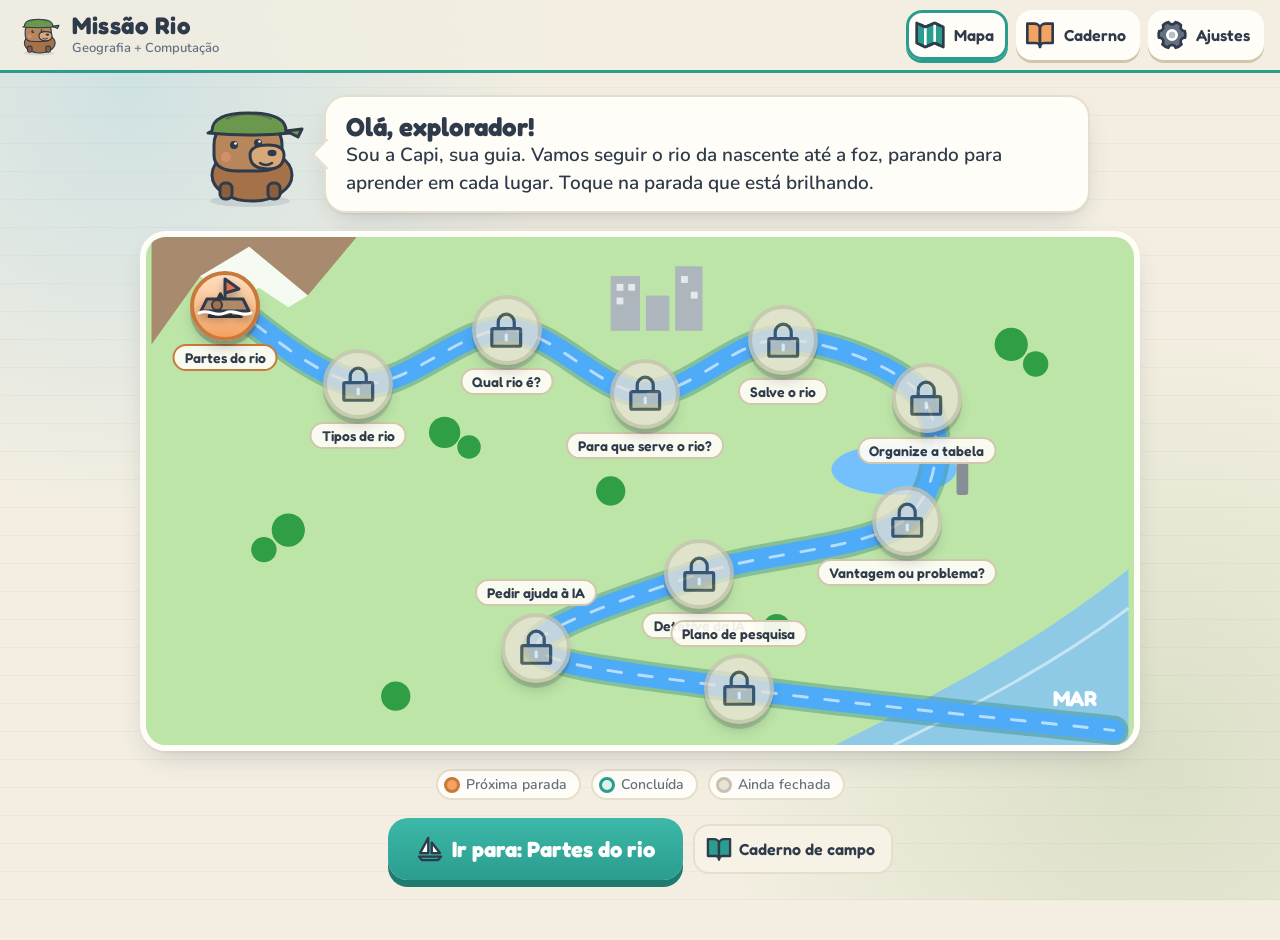
<file: index.html>
<!DOCTYPE html>
<html lang="pt-BR">
<head>
<meta charset="utf-8">
<meta name="viewport" content="width=device-width, initial-scale=1">
<meta name="color-scheme" content="light">
<meta name="theme-color" content="#F3EEE1">
<title>Missão Rio</title>
<meta name="description" content="Expedição pelos rios para crianças: leve o barquinho da nascente até a foz, aprenda sobre tipos, usos e cuidados com os rios, e descubra como a tecnologia e a IA ajudam a estudar a natureza. Geografia + Computação.">
<link rel="icon" href="favicon.svg" type="image/svg+xml">
<link rel="preload" href="fontes/fredoka-700.woff2" as="font" type="font/woff2" crossorigin>
<link rel="preload" href="fontes/nunito-600.woff2" as="font" type="font/woff2" crossorigin>
<link rel="stylesheet" href="estilo.css">
</head>
<body>
<div class="fundo" aria-hidden="true"></div>

<header class="barra">
  <button class="marca" id="btInicio" aria-label="Ir para o mapa da expedição"><span class="capi-mini" aria-hidden="true"></span><span><b>Missão Rio</b><small>Geografia + Computação</small></span></button>
  <button class="bt-barra" id="btMapa"><span>Mapa</span></button>
  <button class="bt-barra" id="btCaderno"><span>Caderno</span></button>
  <button class="bt-barra" id="btAjustes"><span>Ajustes</span></button>
</header>

<main>
  <section class="tela" id="mapa"></section>

  <section class="tela oculto" id="jogo">
    <div class="jogo-topo">
      <button class="bt-voltar" id="btVoltar">Mapa</button>
      <div class="chip" id="chipParada"></div>
      <div class="previa" id="previa" aria-hidden="true"></div>
      <button class="bt-redondo" id="btLivro" aria-label="Abrir o caderno de campo"></button>
      <button class="bt-redondo" id="btOuvir" aria-label="Ouvir a instrução"></button>
    </div>
    <div class="palco" id="palco"></div>
    <div class="aviso" id="aviso" aria-live="polite"></div>
  </section>

  <section class="tela oculto" id="caderno"></section>
  <section class="tela oculto" id="ajustes"></section>
</main>

<div class="veu oculto" id="janela" role="dialog" aria-modal="true"></div>
<div class="veu oculto" id="premio" role="dialog" aria-modal="true"></div>

<script src="icones.js"></script>
<script src="cenas.js"></script>
<script src="ilustracoes.js"></script>
<script src="jogo.js"></script>
</body>
</html>
</file>
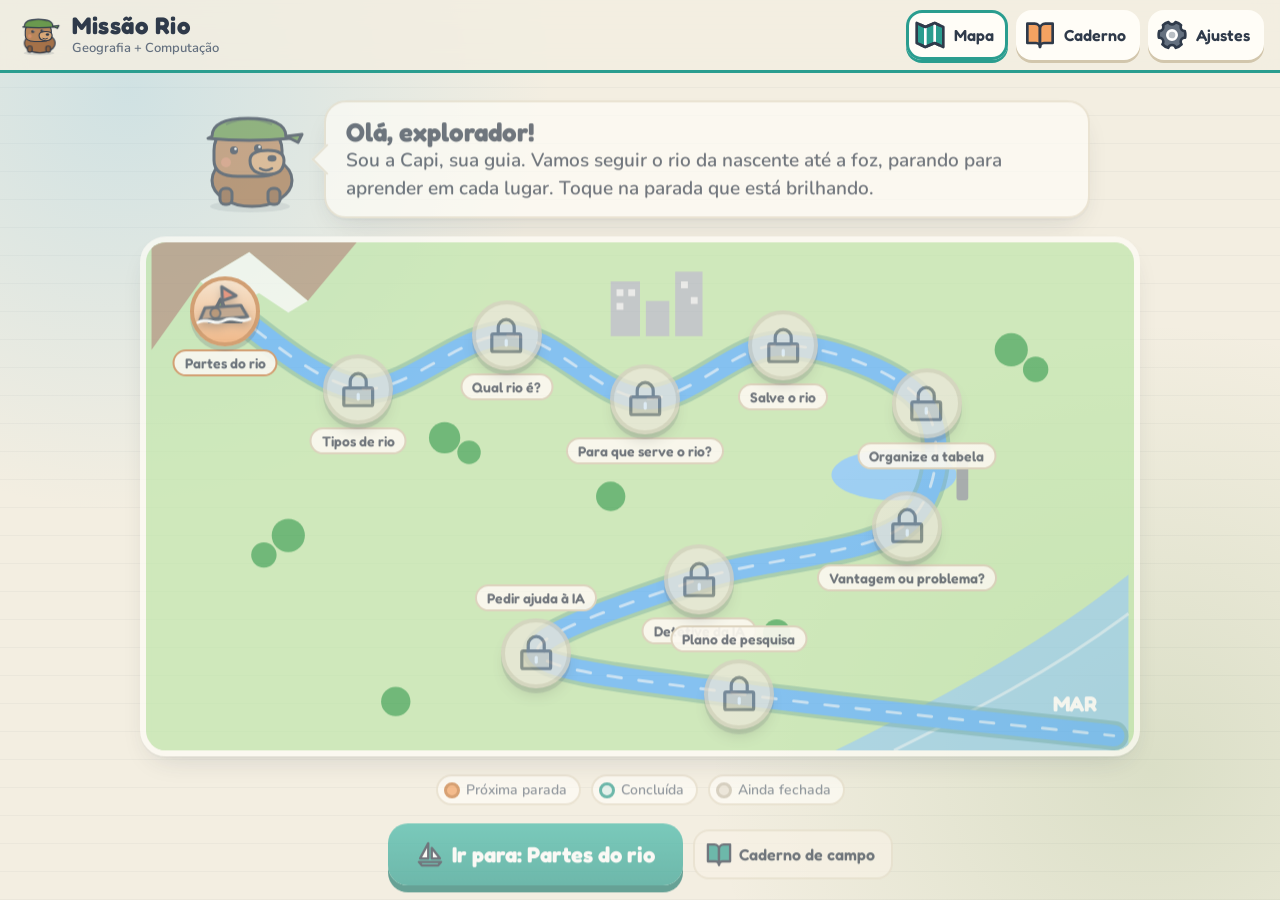
<file: MISSAO-RIO.html>
<!DOCTYPE html>
<html lang="pt-BR"><head><meta charset="utf-8"><meta http-equiv="refresh" content="0; url=./"><link rel="canonical" href="https://missao-rio.cliick.dev/"><title>Missão Rio</title></head>
<body><p>O jogo mudou de endereço: <a href="./">missao-rio.cliick.dev</a></p></body></html>
</file>
<file: estilo.css>
@font-face{font-family:"Fredoka";src:url(fontes/fredoka-600.woff2) format("woff2");font-weight:600;font-display:swap}
@font-face{font-family:"Fredoka";src:url(fontes/fredoka-700.woff2) format("woff2");font-weight:700;font-display:swap}
@font-face{font-family:"Nunito";src:url(fontes/nunito-600.woff2) format("woff2");font-weight:600;font-display:swap}
@font-face{font-family:"Nunito";src:url(fontes/nunito-800.woff2) format("woff2");font-weight:800;font-display:swap}

/* ================= caderno de campo: papel, tinta e rio ================= */
:root{
  color-scheme:light;
  --tinta:#2F3A4A; --tinta-2:#64707F; --tinta-3:#A3ACB8;
  --papel:#FFFDF7; --papel-2:#F7F2E6; --kraft:#E8DCC4; --kraft-2:#D9C9A8; --borda:#E6DECB; --borda-2:#D2C6AC;
  --rio:#2A9D8F; --rio-escuro:#1F7A6F; --rio-suave:#DDF1EE; --rio-claro:#8ECAE6;
  --terra:#B08968; --terra-escura:#8B6B4E; --folha:#6A994E; --folha-suave:#E4F0DC;
  --sol:#F4A261; --sol-escuro:#C97A3B; --sol-suave:#FDEBD9; --coral:#E76F51; --coral-suave:#FBE0D8; --ceu:#457B9D; --ceu-suave:#E3EDF4;
  --sombra:0 2px 0 rgba(47,58,74,.05),0 12px 30px -12px rgba(47,58,74,.28);
  --titulo:"Fredoka","Nunito",system-ui,sans-serif; --texto:"Nunito",system-ui,sans-serif;
  --mola:cubic-bezier(.34,1.56,.64,1);
}
*{box-sizing:border-box;margin:0;padding:0}
html{background:#F3EEE1}
body{font-family:var(--texto);font-weight:600;color:var(--tinta);min-height:100vh;-webkit-tap-highlight-color:transparent;overflow-x:hidden}
button{font:inherit;color:inherit;cursor:pointer;border:none;background:none}
button:focus-visible,[tabindex]:focus-visible{outline:4px solid var(--ceu);outline-offset:4px;border-radius:16px}
svg{display:block}
.oculto{display:none!important}
.fundo{position:fixed;inset:0;z-index:-1;background:
  radial-gradient(circle at 10% 10%,rgba(142,202,230,.35) 0,transparent 30%),
  radial-gradient(circle at 90% 85%,rgba(106,153,78,.18) 0,transparent 32%),
  repeating-linear-gradient(0deg,rgba(47,58,74,.04) 0 1px,transparent 1px 28px),#F3EEE1}

/* ================= barra ================= */
.barra{position:sticky;top:0;z-index:20;display:flex;align-items:center;gap:8px;padding:10px 16px;background:rgba(243,238,225,.86);backdrop-filter:blur(12px);-webkit-backdrop-filter:blur(12px);border-bottom:3px solid var(--rio)}
.marca{display:flex;align-items:center;gap:10px;flex:1;min-width:0;text-align:left;border-radius:14px}
.marca .capi-mini{width:46px;height:46px;flex-shrink:0;display:block}
.marca .capi-mini svg{width:100%;height:100%}
.marca>span:last-child{min-width:0;overflow:hidden}
.marca b{display:block;font-family:var(--titulo);font-weight:700;font-size:clamp(17px,3.4vw,24px);line-height:1.1;white-space:nowrap;overflow:hidden;text-overflow:ellipsis;letter-spacing:.5px}
.marca small{display:block;font-size:13px;color:var(--tinta-2)}
.bt-barra{display:flex;align-items:center;gap:8px;height:50px;padding:0 14px 0 8px;border-radius:16px;background:var(--papel);box-shadow:0 3px 0 var(--borda-2);font-family:var(--titulo);font-weight:600;font-size:16px;transition:transform .2s var(--mola)}
.bt-barra:hover{transform:translateY(-2px)}
.bt-barra svg{width:32px;height:32px}
.bt-barra.ativo{box-shadow:0 3px 0 var(--rio),inset 0 0 0 3px var(--rio)}

main{max-width:1040px;margin:0 auto;padding:22px 16px 60px}
.tela{display:flex;flex-direction:column;align-items:center;gap:18px}
.tela.entra{animation:entra .45s var(--mola) backwards}
@keyframes entra{from{opacity:0;transform:translateY(16px)}to{opacity:1;transform:none}}

/* ================= Capi, a capivara guia ================= */
.fala{display:flex;align-items:center;gap:14px;width:100%;max-width:900px}
.fala .capi{width:clamp(84px,15vw,120px);height:auto;flex-shrink:0}
.capi .c-corpo{transform-box:fill-box;transform-origin:50% 100%;animation:respira 3.4s ease-in-out infinite}
.capi .c-olhos{transform-box:fill-box;transform-origin:center;animation:pisca 5s infinite}
.capi .c-orelha{transform-box:fill-box;transform-origin:50% 100%;animation:orelha 4s ease-in-out infinite}
.capi.feliz .c-corpo{animation:pula .7s var(--mola) 2}
.capi.pensando .c-corpo{animation:inclina 1.2s ease-in-out 1}
@keyframes respira{0%,100%{transform:translateY(0)}50%{transform:translateY(-3px)}}
@keyframes pisca{0%,92%,100%{transform:scaleY(1)}95%{transform:scaleY(.1)}}
@keyframes orelha{0%,80%,100%{transform:rotate(0)}88%{transform:rotate(-14deg)}}
@keyframes pula{0%,100%{transform:translateY(0)}40%{transform:translateY(-12px) scale(1.03,.97)}70%{transform:translateY(0) scale(1.04,.96)}}
@keyframes inclina{0%,100%{transform:rotate(0)}30%{transform:rotate(-6deg)}65%{transform:rotate(4deg)}}
.balao{position:relative;flex:1;background:var(--papel);border-radius:22px;padding:14px 20px;box-shadow:var(--sombra);font-size:clamp(16px,2.6vw,19px);line-height:1.45;border:2px solid var(--borda)}
.balao::before{content:"";position:absolute;left:-10px;top:50%;width:20px;height:20px;background:var(--papel);border-left:2px solid var(--borda);border-bottom:2px solid var(--borda);transform:translateY(-50%) rotate(45deg)}
.balao b{font-family:var(--titulo);font-weight:700;font-size:clamp(20px,3.6vw,26px);display:block;line-height:1.2}

/* ================= mapa da expedição ================= */
.cena{position:relative;width:100%;max-width:1000px;aspect-ratio:1000/520;border-radius:26px;overflow:hidden;box-shadow:var(--sombra);border:6px solid var(--papel);background:#BDE5A8}
.cena>svg:not(.barco){position:absolute;inset:0;width:100%;height:100%}
.parada{position:absolute;transform:translate(-50%,-50%);width:clamp(44px,7.4vw,70px);height:clamp(44px,7.4vw,70px);border-radius:50%;background:var(--papel);border:4px solid var(--tinta);display:flex;align-items:center;justify-content:center;
  box-shadow:0 5px 0 rgba(47,58,74,.25),0 10px 18px -8px rgba(0,0,0,.4);transition:transform .25s var(--mola);z-index:2}
.parada svg{width:62%;height:62%}
.parada:hover{transform:translate(-50%,-56%) scale(1.06)}
.parada.feita{border-color:var(--rio);background:var(--rio-suave)}
.parada.feita::after{content:"";position:absolute;right:-6px;top:-6px;width:20px;height:20px;border-radius:50%;background:var(--rio);border:3px solid #fff;background-image:url("data:image/svg+xml,%3Csvg xmlns='http://www.w3.org/2000/svg' viewBox='0 0 24 24'%3E%3Cpath d='M5 12.5l4.5 4.5L19 7.5' fill='none' stroke='%23fff' stroke-width='3.6' stroke-linecap='round' stroke-linejoin='round'/%3E%3C/svg%3E");background-size:70%;background-position:center;background-repeat:no-repeat}
.parada.atual{border-color:var(--sol-escuro);background:linear-gradient(180deg,#FFE0C2,var(--sol));animation:pulsa 1.8s ease-in-out infinite}
.parada.fechada{background:#E9E3D6;border-color:#C9C1B0;opacity:.75;cursor:not-allowed}
.parada.fechada:hover{transform:translate(-50%,-50%)}
@keyframes pulsa{0%,100%{box-shadow:0 5px 0 rgba(47,58,74,.25),0 0 0 0 rgba(244,162,97,.6)}50%{box-shadow:0 5px 0 rgba(47,58,74,.25),0 0 0 12px rgba(244,162,97,0)}}
.rotulo{position:absolute;transform:translate(-50%,0);font-family:var(--titulo);font-weight:600;font-size:clamp(10px,1.5vw,14px);background:rgba(255,253,247,.92);padding:3px 10px;border-radius:20px;white-space:nowrap;border:2px solid var(--borda-2);pointer-events:none;z-index:1}
.rotulo.feita{border-color:var(--rio);color:var(--rio-escuro)}
.rotulo.atual{border-color:var(--sol-escuro)}
.barco{position:absolute;transform:translate(-50%,-50%);width:clamp(40px,6.6vw,64px);height:auto;transition:left 1.6s cubic-bezier(.45,0,.3,1),top 1.6s cubic-bezier(.45,0,.3,1);z-index:3;pointer-events:none;filter:drop-shadow(0 4px 4px rgba(0,0,0,.3));animation:balanca-barco 2.4s ease-in-out infinite}
@keyframes balanca-barco{0%,100%{rotate:-4deg}50%{rotate:4deg}}
.legenda-mapa{display:flex;gap:10px;flex-wrap:wrap;justify-content:center;font-size:14px;color:var(--tinta-2)}
.legenda-mapa span{display:flex;align-items:center;gap:6px;background:var(--papel);border-radius:30px;padding:4px 12px 4px 6px;border:2px solid var(--borda)}
.legenda-mapa i{width:16px;height:16px;border-radius:50%;display:inline-block;border:3px solid var(--tinta)}
.legenda-mapa i.f{border-color:var(--rio);background:var(--rio-suave)} .legenda-mapa i.a{border-color:var(--sol-escuro);background:var(--sol)} .legenda-mapa i.x{border-color:#C9C1B0;background:#E9E3D6}
.linha-bts{display:flex;gap:10px;flex-wrap:wrap;justify-content:center;align-items:center}
.linha-bts.esq{justify-content:flex-start}
/* elementos do mapa que ganham vida */
.cena .vivo{opacity:0;transition:opacity 1s}
.cena .vivo.ver{opacity:1}
.cena .peixe-nada{animation:nada 6s ease-in-out infinite alternate}
.cena .passaro-voa{animation:voa 9s linear infinite}
@keyframes nada{from{transform:translateX(0)}to{transform:translateX(40px)}}
@keyframes voa{from{transform:translateX(-60px)}to{transform:translateX(1060px)}}

/* ================= jogo ================= */
#jogo{gap:14px}
.jogo-topo{display:flex;align-items:center;gap:10px;width:100%;max-width:1000px;flex-wrap:wrap}
.bt-voltar{display:flex;align-items:center;gap:6px;height:46px;padding:0 16px 0 8px;border-radius:40px;background:var(--tinta);color:#fff;font-family:var(--titulo);font-weight:600;font-size:16px;transition:transform .2s var(--mola)}
.bt-voltar:hover{transform:translateY(-2px)}
.bt-voltar svg{width:28px;height:28px}
.chip{display:flex;align-items:center;gap:8px;background:var(--papel);border-radius:40px;padding:6px 14px 6px 6px;box-shadow:0 3px 0 var(--borda-2);font-family:var(--titulo);font-weight:600;font-size:15px}
.chip svg{width:32px;height:32px;padding:4px;border-radius:50%;background:var(--kraft)}
.previa{display:flex;gap:6px;margin-left:auto;align-items:center}
.previa i{width:13px;height:13px;border-radius:50%;background:var(--borda-2);display:block;transition:all .3s}
.previa i.f{background:var(--rio)}
.previa i.a{width:28px;border-radius:10px;background:var(--sol);box-shadow:0 0 0 3px #fff,0 0 0 5px var(--sol)}
.bt-redondo{width:52px;height:52px;border-radius:50%;background:var(--papel);box-shadow:0 4px 0 var(--borda-2);display:flex;align-items:center;justify-content:center;transition:transform .2s var(--mola)}
.bt-redondo:hover{transform:translateY(-2px)}
.bt-redondo svg{width:32px;height:32px}
.palco{width:100%;max-width:1000px;display:flex;flex-direction:column;align-items:center;gap:16px}
.pista{width:100%;max-width:900px;background:var(--papel);border-radius:22px;padding:14px 20px;box-shadow:var(--sombra);border:2px solid var(--borda);text-align:center;font-size:clamp(17px,3vw,22px);font-weight:800;line-height:1.35}
.pista .pn{display:inline-block;background:var(--rio);color:#fff;border-radius:999px;padding:2px 12px;font-family:var(--titulo);font-size:.75em;vertical-align:middle;margin-right:8px;letter-spacing:1px}
.pista em{font-style:normal;color:var(--rio-escuro)}
/* cartão da situação */
.cartao-sit{width:100%;max-width:900px;background:var(--papel);border-radius:26px;box-shadow:var(--sombra);border:2px solid var(--borda);padding:18px 22px;display:flex;flex-direction:column;align-items:center;gap:10px;text-align:center}
.tag{font-family:var(--titulo);font-size:13px;letter-spacing:1.5px;text-transform:uppercase;color:#fff;background:var(--ceu);border-radius:30px;padding:4px 14px}
.cartao-sit .fig{width:clamp(72px,13vw,104px);height:clamp(72px,13vw,104px);border-radius:26px;background:var(--rio-suave);display:flex;align-items:center;justify-content:center;animation:boia 3.4s ease-in-out infinite}
.cartao-sit .fig svg{width:66%;height:66%}
@keyframes boia{0%,100%{transform:translateY(0) rotate(-2deg)}50%{transform:translateY(-6px) rotate(2deg)}}
.frase{font-family:var(--titulo);font-weight:600;font-size:clamp(20px,3.8vw,30px);line-height:1.25}
.desc{color:var(--tinta-2);font-size:clamp(15px,2.6vw,18px)}
/* opções */
.opcoes{display:flex;gap:clamp(10px,2.4vw,18px);flex-wrap:wrap;justify-content:center;width:100%;max-width:960px}
.opcao{position:relative;background:var(--papel);border-radius:22px;box-shadow:0 6px 0 var(--borda-2),0 14px 24px -12px rgba(47,58,74,.3);border:3px solid var(--borda);min-width:200px;flex:1;max-width:300px;
  display:flex;flex-direction:column;align-items:center;justify-content:center;gap:8px;padding:14px 12px;font-family:var(--titulo);font-weight:600;font-size:clamp(16px,2.6vw,19px);text-align:center;line-height:1.2;
  transition:transform .2s ease,opacity .3s;animation:entra .5s var(--mola) backwards}
.opcao svg.ic{width:clamp(48px,8vw,66px);height:clamp(48px,8vw,66px)}
.opcao svg.ico{width:clamp(110px,18vw,150px);height:auto}
.opcao:hover{transform:translateY(-4px)}
.opcao.certa{border-color:var(--rio);background:var(--rio-suave);box-shadow:0 6px 0 var(--rio);cursor:default}
.opcao.fora{opacity:.4;cursor:default;transform:scale(.96)}
.opcao.fora:hover{transform:scale(.96)}
.opcao.sim{border-color:var(--rio);color:var(--rio-escuro)} .opcao.nao{border-color:var(--coral);color:#B04A33}
.opcao.sim.certa{background:var(--rio-suave)} .opcao.nao.certa{border-color:var(--coral);background:var(--coral-suave);box-shadow:0 6px 0 var(--coral)}
.opcoes.grade4 .opcao{min-width:0;flex:0 0 calc(25% - 14px);max-width:none;padding:12px 6px;font-size:clamp(13px,2vw,16px)}
.opcoes.grade4 .opcao svg.ic{width:clamp(36px,6vw,52px);height:clamp(36px,6vw,52px)}
.opcoes.vert{flex-direction:column;align-items:stretch;max-width:760px}
.opcoes.vert .opcao{max-width:none;flex-direction:row;justify-content:flex-start;text-align:left;font-family:var(--texto);font-weight:800;font-size:clamp(15px,2.6vw,18px);padding:12px 16px}
.opcoes.vert .opcao .num{width:34px;height:34px;border-radius:50%;background:var(--kraft);display:flex;align-items:center;justify-content:center;flex-shrink:0;font-family:var(--titulo);font-weight:700}
.ok-op{position:absolute;top:-10px;right:-8px;width:36px;height:36px;border-radius:50%;background:var(--rio);color:#fff;border:4px solid #fff;display:flex;align-items:center;justify-content:center;animation:pop .5s var(--mola)}
.ok-op svg{width:20px;height:20px}
@keyframes pop{0%{transform:scale(.5)}60%{transform:scale(1.15)}100%{transform:scale(1)}}
.treme{animation:treme .45s ease!important}
@keyframes treme{0%,100%{translate:0}20%{translate:-8px}40%{translate:7px}60%{translate:-5px}80%{translate:3px}}
.aviso{min-height:60px;display:flex;align-items:center;justify-content:center;width:100%}
.aviso-caixa{background:var(--ceu-suave);border:3px solid #BFD3E3;border-radius:20px;padding:10px 20px;font-size:clamp(16px,2.8vw,20px);font-weight:800;max-width:760px;text-align:center;animation:entra .4s var(--mola)}
.aviso-caixa.bom{background:var(--rio-suave);border-color:#A9DBD4}
.contador{display:flex;align-items:center;gap:8px;font-family:var(--titulo);font-weight:600;font-size:16px;color:var(--tinta-2)}
.contador b{width:28px;height:28px;border-radius:50%;border:3px dashed var(--borda-2);background:var(--papel);display:flex;align-items:center;justify-content:center;color:#fff}
.contador b svg{width:16px;height:16px}
.contador b.ok{border:3px solid var(--rio);background:var(--rio);animation:pop .5s var(--mola)}
/* pinos no mapa das partes do rio */
.pin{position:absolute;transform:translate(-50%,-50%);width:clamp(40px,6.6vw,60px);height:clamp(40px,6.6vw,60px);border-radius:50%;background:var(--tinta);color:#fff;border:4px solid #fff;font-family:var(--titulo);font-weight:700;font-size:clamp(18px,3vw,26px);display:flex;align-items:center;justify-content:center;box-shadow:0 3px 10px rgba(0,0,0,.3);transition:transform .2s var(--mola)}
.pin:hover{transform:translate(-50%,-56%) scale(1.06);background:var(--ceu)}
.pin.ok{background:var(--rio)}
.pin.fora{background:#B8B2A6;opacity:.6;cursor:not-allowed}
.pin svg{width:58%;height:58%}
.pin .rot{position:absolute;top:104%;left:50%;transform:translateX(-50%);background:var(--rio);color:#fff;font-size:clamp(11px,1.8vw,14px);padding:2px 9px;border-radius:8px;white-space:nowrap}
.pin .rot:empty{display:none}
/* salve o rio */
.hot{position:absolute;transform:translate(-50%,-50%);width:clamp(40px,6.6vw,56px);height:clamp(40px,6.6vw,56px);border-radius:50%;background:var(--coral);color:#fff;border:4px solid #fff;font-family:var(--titulo);font-weight:700;font-size:clamp(20px,3.6vw,30px);display:flex;align-items:center;justify-content:center;box-shadow:0 3px 10px rgba(0,0,0,.3);animation:pulsa-hot 1.2s infinite}
.hot.ok{background:var(--rio);animation:none;cursor:default}
.hot.ok svg{width:60%;height:60%}
@keyframes pulsa-hot{0%,100%{box-shadow:0 3px 10px rgba(0,0,0,.3),0 0 0 0 rgba(231,111,81,.6)}50%{box-shadow:0 3px 10px rgba(0,0,0,.3),0 0 0 10px rgba(231,111,81,0)}}
.saude{display:flex;align-items:center;gap:10px;font-family:var(--titulo);font-weight:600;font-size:17px}
.saude .barra-s{width:min(320px,50vw);height:16px;border-radius:10px;background:var(--kraft);overflow:hidden;border:2px solid var(--borda-2)}
.saude .barra-s i{display:block;height:100%;background:linear-gradient(90deg,var(--terra),var(--rio));transition:width .8s}
/* gráfico (para que serve) */
.grafico{display:flex;align-items:flex-end;gap:clamp(4px,1vw,10px);width:100%;max-width:900px;height:150px;padding:10px 12px 0;background:var(--papel);border-radius:20px;border:2px solid var(--borda);box-shadow:var(--sombra)}
.grafico .col{flex:1;display:flex;flex-direction:column;align-items:center;justify-content:flex-end;gap:4px;height:100%}
.grafico .col .bar{width:70%;background:var(--rio-claro);border-radius:8px 8px 0 0;height:0;transition:height .6s var(--mola);position:relative}
.grafico .col .bar b{position:absolute;top:-22px;left:50%;transform:translateX(-50%);font-family:var(--titulo);font-size:14px;color:var(--tinta-2)}
.grafico .col svg{width:26px;height:26px}
.grafico .col .n{font-size:10px;color:var(--tinta-2);text-align:center;line-height:1.1;height:24px;overflow:hidden}
.grafico .col.acesa .bar{background:var(--rio)}
/* chat da IA */
.chat{width:100%;max-width:700px;display:flex;flex-direction:column;gap:10px;text-align:left}
.msg{display:flex;gap:10px;align-items:flex-start}
.msg .av{width:44px;height:44px;border-radius:50%;background:var(--kraft);display:flex;align-items:center;justify-content:center;flex-shrink:0}
.msg .av svg{width:28px;height:28px}
.msg p{background:var(--papel-2);border-radius:4px 18px 18px 18px;padding:10px 14px;font-size:clamp(15px,2.6vw,18px);line-height:1.4;border:2px solid var(--borda)}
.msg p small{display:block;font-family:var(--titulo);font-size:12px;letter-spacing:1px;text-transform:uppercase;color:var(--tinta-2);margin-bottom:2px}
.msg.ia{flex-direction:row-reverse}
.msg.ia p{border-radius:18px 4px 18px 18px;background:var(--ceu-suave);border-color:#BFD3E3}
/* tabela montada (organizar dados) */
.tabela{width:100%;max-width:820px;border-collapse:separate;border-spacing:0;background:var(--papel);border-radius:18px;overflow:hidden;border:2px solid var(--borda);font-size:clamp(13px,2.4vw,16px)}
.tabela th,.tabela td{padding:8px 10px;text-align:left;border-bottom:1px solid var(--borda)}
.tabela th{background:var(--kraft);font-family:var(--titulo);font-weight:600}
.tabela td.v{color:var(--rio-escuro);font-weight:800}
.tabela td.vazio{color:var(--tinta-3)}
.tabela tr.nova td{animation:entra .5s var(--mola)}

/* ================= caderno de campo ================= */
.caderno{width:100%;max-width:960px;background:var(--papel);border-radius:28px;box-shadow:var(--sombra);border:2px solid var(--borda);overflow:hidden;position:relative}
.caderno::before{content:"";position:absolute;left:38px;top:0;bottom:0;width:2px;background:#F2B8B8;opacity:.6}
.abas{display:flex;gap:4px;padding:12px 12px 0;flex-wrap:wrap;background:var(--kraft)}
.aba{font-family:var(--titulo);font-weight:600;font-size:14px;padding:8px 12px;border-radius:14px 14px 0 0;background:var(--kraft-2);color:var(--tinta-2);display:flex;align-items:center;gap:6px}
.aba svg{width:20px;height:20px}
.aba.ativa{background:var(--papel);color:var(--tinta)}
.pagina{padding:22px 22px 24px 54px;animation:entra .35s var(--mola)}
.pagina h2{font-family:var(--titulo);font-weight:700;font-size:clamp(22px,4vw,30px);display:flex;align-items:center;gap:10px}
.pagina h2 svg{width:40px;height:40px}
.pagina .intro{color:var(--tinta-2);font-size:16px;margin:4px 0 14px;line-height:1.45}
.pagina .guia{display:inline-flex;align-items:center;gap:8px;background:var(--sol-suave);border:2px solid #F3C9A6;border-radius:30px;padding:6px 14px;font-weight:800;font-size:15px;margin-bottom:12px}
.pagina .guia svg{width:22px;height:22px}
.pagina .palavras{display:flex;gap:6px;flex-wrap:wrap;margin-bottom:12px}
.pagina .palavras span{background:var(--rio-suave);color:var(--rio-escuro);border-radius:20px;padding:3px 10px;font-size:13px;font-family:var(--titulo)}
.ficha{display:grid;grid-template-columns:repeat(auto-fill,minmax(260px,1fr));gap:12px}
.ficha-item{background:var(--papel-2);border:2px solid var(--borda);border-radius:18px;padding:12px 14px;display:flex;flex-direction:column;gap:6px;position:relative}
.ficha-item .cab{display:flex;align-items:center;gap:10px}
.ficha-item .cab svg{width:36px;height:36px;flex-shrink:0}
.ficha-item .cab b{font-family:var(--titulo);font-weight:600;font-size:17px;line-height:1.15}
.ficha-item .cab small{display:block;font-size:12px;color:var(--tinta-2);text-transform:uppercase;letter-spacing:.5px}
.ficha-item p{font-size:15px;line-height:1.4}
.ficha-item .ex{font-size:14px;color:var(--rio-escuro);background:var(--rio-suave);border-radius:12px;padding:6px 10px}
.ficha-item .ex b,.ficha-item .lbl{font-family:var(--titulo);font-weight:600}
.ficha-item .vp{display:grid;grid-template-columns:1fr 1fr;gap:6px;font-size:14px}
.ficha-item .vp div{border-radius:12px;padding:6px 10px;line-height:1.35}
.ficha-item .vp .v{background:var(--rio-suave)} .ficha-item .vp .p{background:var(--coral-suave)}
.ficha-item .vp .lbl{display:block;font-size:12px;text-transform:uppercase;letter-spacing:.5px}
.ficha-item.lida{border-color:var(--rio)}
.ficha-item .lida-sel{position:absolute;top:-8px;right:-6px;width:24px;height:24px;border-radius:50%;background:var(--rio);color:#fff;border:3px solid #fff;display:flex;align-items:center;justify-content:center}
.ficha-item .lida-sel svg{width:14px;height:14px}
.etapas{display:flex;flex-direction:column;gap:10px}
.etapa{display:flex;gap:12px;align-items:flex-start;background:var(--papel-2);border:2px solid var(--borda);border-radius:18px;padding:12px 14px}
.etapa .n{width:36px;height:36px;border-radius:50%;background:var(--rio);color:#fff;font-family:var(--titulo);font-weight:700;display:flex;align-items:center;justify-content:center;flex-shrink:0}
.etapa b{font-family:var(--titulo);font-weight:600;font-size:17px;display:block}
.etapa p{font-size:14px;line-height:1.4}
.etapa p.tec{color:var(--ceu);margin-top:2px}
.caderno-janela{max-width:960px!important;padding:0!important;text-align:left!important;align-items:stretch!important}
.caderno-janela .caderno{box-shadow:none;border:none;border-radius:0}
.caderno-janela .fecha-janela{position:absolute;right:12px;top:10px;z-index:3}
.leia-antes{width:100%;max-width:900px;display:flex;align-items:center;gap:10px;background:var(--sol-suave);border:2px solid #F3C9A6;border-radius:18px;padding:10px 14px;font-weight:800;font-size:15px}
.leia-antes svg{width:28px;height:28px;flex-shrink:0}
.leia-antes button{margin-left:auto;background:var(--papel);border:2px solid var(--borda-2);border-radius:30px;padding:6px 14px;font-family:var(--titulo);white-space:nowrap}

/* ================= prêmio e certificado ================= */
.veu{position:fixed;inset:0;z-index:50;display:flex;align-items:center;justify-content:center;padding:16px;overflow:auto;background:rgba(47,58,74,.4);backdrop-filter:blur(6px);-webkit-backdrop-filter:blur(6px);animation:veu .3s ease}
@keyframes veu{from{opacity:0}to{opacity:1}}
.cartao{margin:auto;width:100%;max-width:520px;background:var(--papel);border-radius:30px;box-shadow:0 30px 70px -20px rgba(47,58,74,.5);padding:26px 24px 22px;text-align:center;display:flex;flex-direction:column;align-items:center;gap:14px;position:relative;animation:sobe .55s var(--mola)}
.cartao::before{content:"";position:absolute;inset:0 0 auto 0;height:12px;border-radius:30px 30px 0 0;background:var(--rio)}
@keyframes sobe{from{opacity:0;transform:translateY(40px) scale(.94)}to{opacity:1;transform:none}}
.cartao h2{font-family:var(--titulo);font-weight:700;font-size:clamp(26px,5.6vw,36px);margin-top:4px}
.cartao .kick{font-family:var(--titulo);font-size:13px;letter-spacing:2px;text-transform:uppercase;color:var(--rio-escuro)}
.cartao .perg{background:var(--sol-suave);border-radius:16px;padding:10px 16px;font-weight:800;font-size:clamp(16px,3vw,19px)}
.cartao .resp{background:var(--rio-suave);border-radius:18px;padding:12px 16px;font-size:clamp(15px,2.8vw,18px);line-height:1.45;font-weight:800;color:var(--rio-escuro);text-align:left}
.cartao .resp b{color:var(--tinta)}
.cartao .sub{color:var(--tinta-2);font-size:16px}
.carimbo-c{width:124px;height:124px;border-radius:50%;background:#fff;border:10px solid var(--cor-selo,var(--rio));display:flex;align-items:center;justify-content:center;box-shadow:0 0 0 5px #fff,0 16px 30px -12px rgba(47,58,74,.5);animation:vira 1s var(--mola);transform:rotate(-6deg)}
.carimbo-c svg{width:62%;height:62%}
@keyframes vira{from{transform:rotateY(180deg) scale(.4) rotate(-6deg);opacity:0}to{transform:rotate(-6deg);opacity:1}}
.bt-principal{height:62px;padding:0 28px;border-radius:20px;background:linear-gradient(180deg,#3DB8A8,var(--rio));color:#fff;font-family:var(--titulo);font-weight:700;font-size:22px;box-shadow:0 7px 0 var(--rio-escuro);transition:transform .2s var(--mola);display:flex;align-items:center;gap:8px}
.bt-principal:hover{transform:translateY(-2px)}
.bt-principal:active{transform:translateY(5px);box-shadow:0 2px 0 var(--rio-escuro)}
.bt-principal svg{width:28px;height:28px}
.bt-leve{display:flex;align-items:center;gap:6px;height:50px;padding:0 16px 0 10px;border-radius:16px;background:var(--papel-2);border:2px solid var(--borda);font-family:var(--titulo);font-weight:600;font-size:16px}
.bt-leve svg{width:28px;height:28px}
.campo-nome{font:inherit;font-family:var(--titulo);font-weight:600;font-size:24px;text-align:center;padding:10px 16px;border-radius:16px;border:3px solid var(--borda-2);width:min(100%,320px);background:var(--papel-2);color:var(--tinta)}
.campo-nome:focus{outline:none;border-color:var(--rio)}
.confete{position:fixed;top:-20px;width:12px;height:12px;z-index:60;pointer-events:none;animation:cai var(--dur) cubic-bezier(.25,.6,.5,1) var(--atraso) forwards}
@keyframes cai{to{transform:translate(var(--dx),105vh) rotate(var(--giro))}}
.certificado{width:100%;max-width:820px;background:var(--papel);border:10px double var(--rio);border-radius:12px;padding:28px 26px;text-align:center;display:flex;flex-direction:column;align-items:center;gap:10px;box-shadow:var(--sombra);position:relative}
.certificado .capi{width:110px}
.certificado .kick{font-family:var(--titulo);font-size:13px;letter-spacing:3px;text-transform:uppercase;color:var(--rio-escuro)}
.certificado h2{font-family:var(--titulo);font-weight:700;font-size:clamp(26px,5vw,38px)}
.certificado .nome{font-family:var(--titulo);font-weight:700;font-size:clamp(26px,5vw,36px);color:var(--rio-escuro);border-bottom:3px solid var(--borda-2);padding:0 20px 4px;min-width:60%}
.certificado p{font-size:16px;line-height:1.5;max-width:620px}
.aprendi{width:100%;display:grid;grid-template-columns:repeat(auto-fill,minmax(230px,1fr));gap:8px;text-align:left;margin-top:8px}
.aprendi div{display:flex;gap:8px;align-items:flex-start;background:var(--papel-2);border-radius:12px;padding:8px 10px;font-size:13px;line-height:1.35}
.aprendi div svg{width:24px;height:24px;flex-shrink:0}
.aprendi div b{font-family:var(--titulo);font-weight:600;display:block;font-size:14px}
.certificado .data{font-size:13px;color:var(--tinta-2);margin-top:6px}

/* ================= ajustes ================= */
.titulo-tela{display:flex;align-items:center;gap:12px;font-family:var(--titulo);font-weight:700;font-size:clamp(24px,4.6vw,34px);text-align:center}
.titulo-tela svg{width:48px;height:48px}
.texto-tela{color:var(--tinta-2);font-size:17px;text-align:center;max-width:620px}
.ajustes{width:100%;max-width:600px;display:flex;flex-direction:column;gap:12px}
.ajuste{display:flex;align-items:center;gap:14px;background:var(--papel);border:2px solid var(--borda);border-radius:22px;padding:14px 16px;box-shadow:var(--sombra);text-align:left;font-size:18px;font-weight:800}
.ajuste>svg{width:46px;height:46px;flex-shrink:0;padding:5px;border-radius:14px;background:var(--papel-2)}
.ajuste .txt{flex:1}
.ajuste small{display:block;font-size:15px;font-weight:600;color:var(--tinta-2);margin-top:2px}
.chave{width:66px;height:38px;border-radius:40px;background:var(--borda-2);position:relative;flex-shrink:0;transition:background .25s}
.chave::after{content:"";position:absolute;top:4px;left:4px;width:30px;height:30px;border-radius:50%;background:#fff;box-shadow:0 2px 6px rgba(0,0,0,.2);transition:left .3s var(--mola)}
.ajuste[aria-checked="true"] .chave{background:var(--rio)}
.ajuste[aria-checked="true"] .chave::after{left:32px}
.ajuste.perigo{color:#B04A33}

body.sem-animacao *,body.sem-animacao *::before,body.sem-animacao *::after{animation:none!important;transition:none!important}
body.turma{font-size:118%}
body.turma .frase{font-size:clamp(26px,4.4vw,38px)}
body.turma .opcao{font-size:clamp(19px,3vw,23px)}
body.turma .pista{font-size:clamp(20px,3.4vw,26px)}
body.turma .aviso-caixa{font-size:clamp(19px,3vw,24px)}

@media print{
  body.imprimindo>*{display:none!important}
    body.imprimindo .nao-imprime,body.imprimindo .barra{display:none!important}
  .certificado{box-shadow:none}
}
@media (max-width:640px){
  .bt-barra span{display:none}
  .bt-barra{padding:0 8px}
  .marca small{display:none}
  .balao::before{display:none}
  .fala{flex-direction:column;text-align:center}
  .jogo-topo .chip{display:none}
  .previa{margin-left:0}
  .opcoes.grade4 .opcao{flex:0 0 calc(50% - 8px)}
  .opcao{min-width:140px}
  .pagina{padding-left:46px}
  .rotulo{display:none}
  .grafico{height:120px}
  .grafico .col .n{display:none}
  .linha-bts.esq{justify-content:center}
  .leia-antes{flex-wrap:wrap}
  .leia-antes button{margin-left:0}
}
#impressao{display:none}
.impresso{min-height:60px;border:1px solid #999;border-radius:10px;padding:8px 10px;font-size:15px;line-height:1.5;background:#fff}
@media print{body.imprimindo>*:not(#impressao){display:none!important}#impressao{display:block!important;padding:10px}}
.pag-caixa{min-height:200px}
.cert-janela{max-width:900px!important;padding:26px 16px 20px!important}
.cert-janela .campo-nome{margin:0 auto}

.ficha-item .ilu{width:100%;height:auto;border-radius:12px;border:2px solid var(--borda);background:#fff}
.ficha-item .fonte{display:flex;align-items:center;gap:6px;font-size:12px;color:var(--tinta-2);margin-top:auto;padding-top:4px}
.ficha-item .fonte svg{width:16px;height:16px;flex-shrink:0}
.ficha-item .fonte a,.ficha-item .ex a{color:var(--ceu);font-weight:800;overflow-wrap:anywhere}
.etapa .etapa-txt{flex:1}
.etapa .ilu{width:150px;flex-shrink:0;border-radius:12px;border:2px solid var(--borda)}
.ordem{list-style:none;display:grid;grid-template-columns:repeat(auto-fill,minmax(150px,1fr));gap:6px;width:100%;margin-top:6px;text-align:left}
.ordem li{display:flex;align-items:center;gap:6px;background:var(--papel-2);border:2px dashed var(--borda-2);border-radius:12px;padding:6px 10px;font-size:14px;font-weight:800;min-height:40px}
.ordem li.ok{border-style:solid;border-color:var(--rio);background:var(--rio-suave)}
.ordem li svg{width:20px;height:20px}
.ordem li .vago{color:var(--tinta-3);font-weight:600}
@media (max-width:640px){.etapa{flex-wrap:wrap}.etapa .ilu{width:100%}}
</file>
